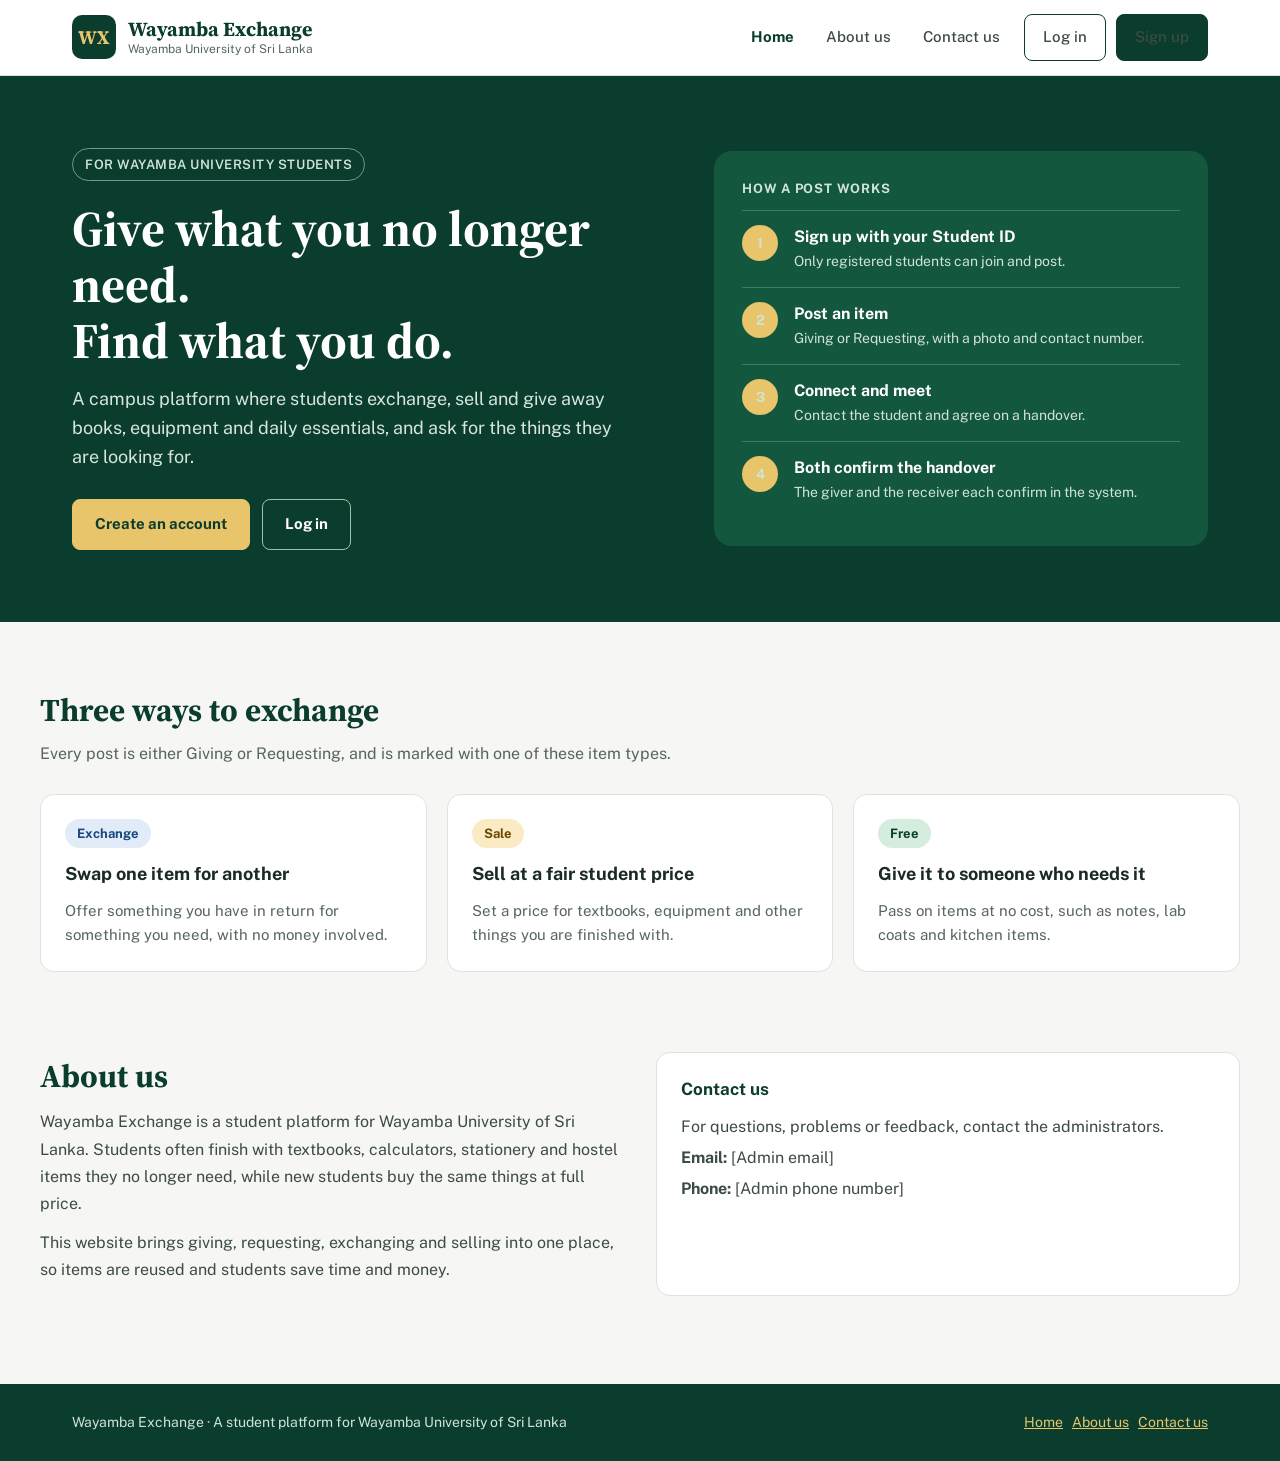
<file: index.html>
<!doctype html>
<html lang="en">
<head>
<meta charset="utf-8">
<meta name="viewport" content="width=device-width, initial-scale=1">
<title>Welcome | Wayamba Exchange</title>
<link rel="preconnect" href="https://fonts.googleapis.com">
<link href="https://fonts.googleapis.com/css2?family=Public+Sans:wght@400;500;600;700&amp;family=Source+Serif+4:wght@600;700&amp;display=swap" rel="stylesheet">
<link rel="stylesheet" href="assets/css/style.css">
</head>
<body>
<header id="site-header"></header>

<main>
  <section class="hero">
    <div class="wrap">
      <div class="hero-text">
        <span class="eyebrow">FOR WAYAMBA UNIVERSITY STUDENTS</span>
        <h1>Give what you no longer need.<br>Find what you do.</h1>
        <p>A campus platform where students exchange, sell and give away books, equipment and daily essentials, and ask for the things they are looking for.</p>
        <div class="hero-actions" id="hero-actions">
          <a class="btn btn-gold" href="signup.html">Create an account</a>
          <a class="btn btn-ghost-light" href="login.html">Log in</a>
        </div>
      </div>

      <div class="steps-card">
        <h2>How a post works</h2>
        <div class="step"><span class="step-n">1</span><div><strong>Sign up with your Student ID</strong><span>Only registered students can join and post.</span></div></div>
        <div class="step"><span class="step-n">2</span><div><strong>Post an item</strong><span>Giving or Requesting, with a photo and contact number.</span></div></div>
        <div class="step"><span class="step-n">3</span><div><strong>Connect and meet</strong><span>Contact the student and agree on a handover.</span></div></div>
        <div class="step"><span class="step-n">4</span><div><strong>Both confirm the handover</strong><span>The giver and the receiver each confirm in the system.</span></div></div>
      </div>
    </div>
  </section>

  <section class="section wrap">
    <h2>Three ways to exchange</h2>
    <p class="lead">Every post is either Giving or Requesting, and is marked with one of these item types.</p>
    <div class="cards">
      <div class="card"><span class="chip chip-exchange">Exchange</span><h3>Swap one item for another</h3><p>Offer something you have in return for something you need, with no money involved.</p></div>
      <div class="card"><span class="chip chip-sale">Sale</span><h3>Sell at a fair student price</h3><p>Set a price for textbooks, equipment and other things you are finished with.</p></div>
      <div class="card"><span class="chip chip-free">Free</span><h3>Give it to someone who needs it</h3><p>Pass on items at no cost, such as notes, lab coats and kitchen items.</p></div>
    </div>
  </section>

  <section class="section wrap" id="about">
    <div class="about">
      <div>
        <h2>About us</h2>
        <p>Wayamba Exchange is a student platform for Wayamba University of Sri Lanka. Students often finish with textbooks, calculators, stationery and hostel items they no longer need, while new students buy the same things at full price.</p>
        <p>This website brings giving, requesting, exchanging and selling into one place, so items are reused and students save time and money.</p>
      </div>
      <div class="contact-box" id="contact">
        <h3>Contact us</h3>
        <p>For questions, problems or feedback, contact the administrators.</p>
        <!-- Replace the two lines below with the real contact details -->
        <p><strong>Email:</strong> [Admin email]</p>
        <p><strong>Phone:</strong> [Admin phone number]</p>
      </div>
    </div>
  </section>
</main>

<footer id="site-footer"></footer>

<script src="assets/js/app.js"></script>
<script>
  WX.renderFooter();
  WX.me().then(function (me) {
    WX.renderHeader(me, 'home');
    if (me.logged_in) {
      document.getElementById('hero-actions').innerHTML =
        '<a class="btn btn-gold" href="' + me.home + '">Go to my account</a>';
    }
  }).catch(function () { WX.renderHeader(null, 'home'); });
</script>
</body>
</html>
</file>
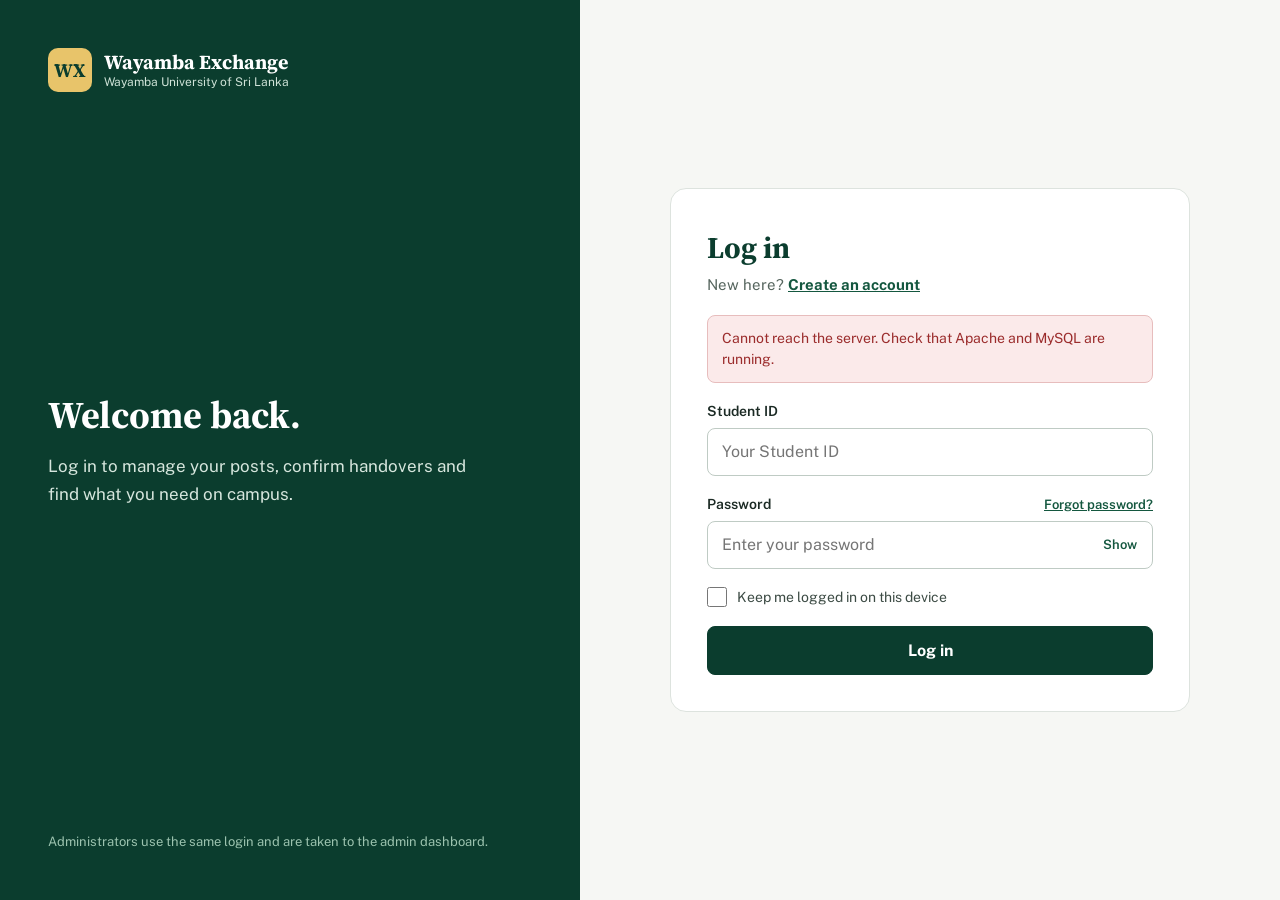
<file: admin.html>
<!doctype html>
<html lang="en">
<head>
<meta charset="utf-8">
<meta name="viewport" content="width=device-width, initial-scale=1">
<title>Admin dashboard | Wayamba Exchange</title>
<link rel="preconnect" href="https://fonts.googleapis.com">
<link href="https://fonts.googleapis.com/css2?family=Public+Sans:wght@400;500;600;700&amp;family=Source+Serif+4:wght@600;700&amp;display=swap" rel="stylesheet">
<link rel="stylesheet" href="assets/css/style.css">
</head>
<body>
<header id="site-header"></header>

<!-- Placeholder: the real admin dashboard is built in a later phase. -->
<main class="wrap">
  <div class="panel">
    <h1>Admin dashboard</h1>
    <p style="color:var(--muted);margin:0 0 20px" id="signed-in"></p>
    <div class="notice">Post management, user activity and removal of completed posts will be added in a later phase.</div>
  </div>
</main>

<footer id="site-footer"></footer>

<script src="assets/js/app.js"></script>
<script>
  WX.renderFooter();
  WX.me().then(function (me) {
    if (!me.logged_in) { location.replace('login.html'); return; }
    if (me.user.role !== 'admin') { location.replace('profile.html'); return; }
    WX.renderHeader(me, 'account');
    document.getElementById('signed-in').textContent = 'Signed in as ' + me.user.full_name + '.';
  }).catch(function () { location.replace('login.html'); });
</script>
</body>
</html>
</file>
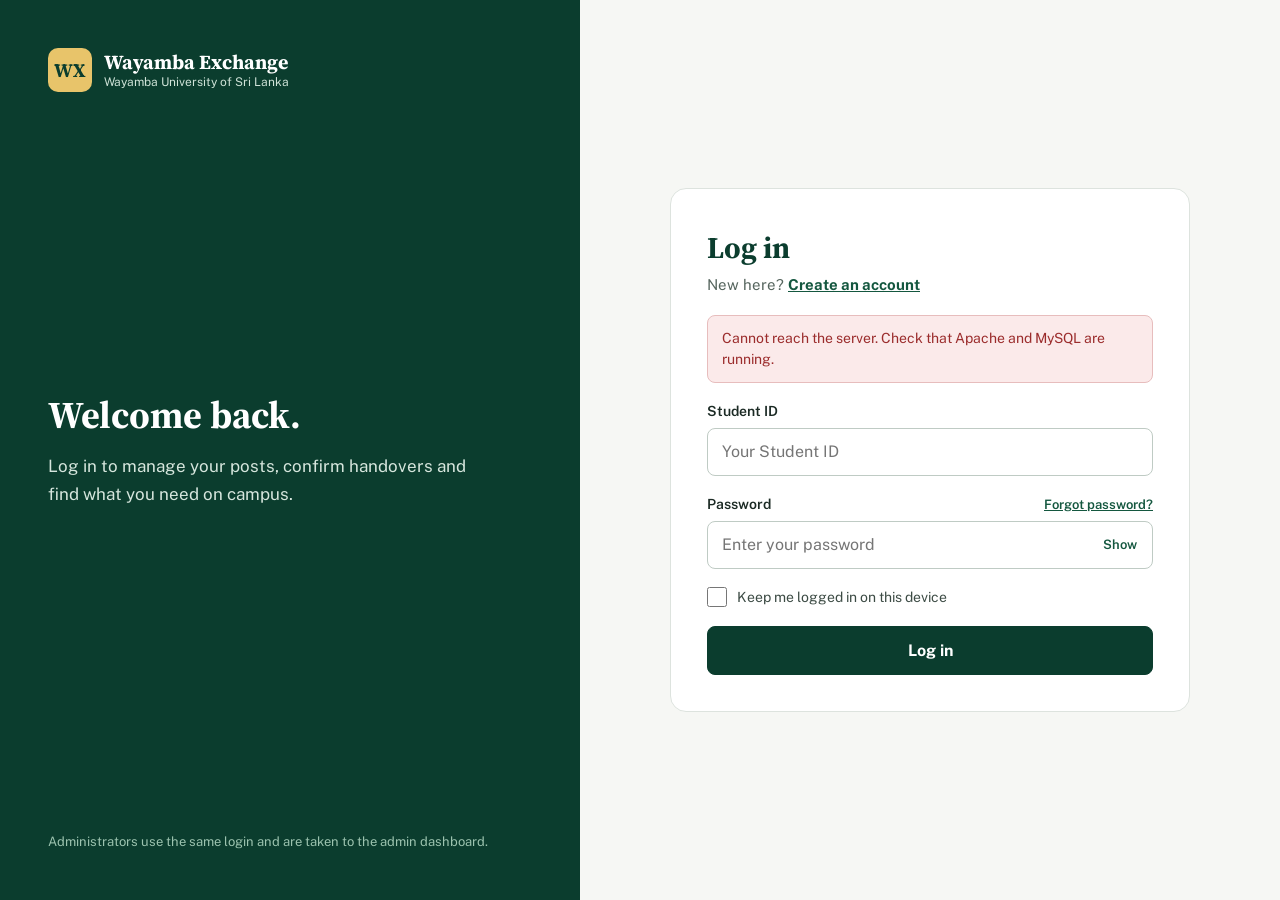
<file: login.html>
<!doctype html>
<html lang="en">
<head>
<meta charset="utf-8">
<meta name="viewport" content="width=device-width, initial-scale=1">
<title>Log in | Wayamba Exchange</title>
<link rel="preconnect" href="https://fonts.googleapis.com">
<link href="https://fonts.googleapis.com/css2?family=Public+Sans:wght@400;500;600;700&amp;family=Source+Serif+4:wght@600;700&amp;display=swap" rel="stylesheet">
<link rel="stylesheet" href="assets/css/style.css">
</head>
<body>
<div class="auth">
  <aside class="auth-aside">
    <a class="brand" href="index.html">
      <span class="brand-mark gold">WX</span>
      <span class="brand-text"><strong>Wayamba Exchange</strong><span>Wayamba University of Sri Lanka</span></span>
    </a>
    <div>
      <h1>Welcome back.</h1>
      <p>Log in to manage your posts, confirm handovers and find what you need on campus.</p>
    </div>
    <small>Administrators use the same login and are taken to the admin dashboard.</small>
  </aside>

  <main class="auth-main">
    <form class="form-card" id="login-form" novalidate>
      <div>
        <h2>Log in</h2>
        <p class="sub">New here? <a href="signup.html"><strong>Create an account</strong></a></p>
      </div>

      <div id="form-alert" hidden></div>

      <div class="field">
        <label for="student_id">Student ID</label>
        <input id="student_id" type="text" autocomplete="username" placeholder="Your Student ID" required>
      </div>

      <div class="field">
        <div class="label-row"><label for="password">Password</label><a href="index.html#contact">Forgot password?</a></div>
        <div class="pw-wrap">
          <input id="password" type="password" autocomplete="current-password" placeholder="Enter your password" required>
          <button type="button" class="pw-toggle" data-target="password">Show</button>
        </div>
      </div>

      <div class="check" style="align-items:center">
        <input id="remember" type="checkbox" style="margin:0">
        <label for="remember">Keep me logged in on this device</label>
      </div>

      <button class="btn btn-primary btn-block" type="submit" id="submit-btn">Log in</button>
    </form>
  </main>
</div>

<script src="assets/js/app.js"></script>
<script src="assets/js/login.js"></script>
</body>
</html>
</file>
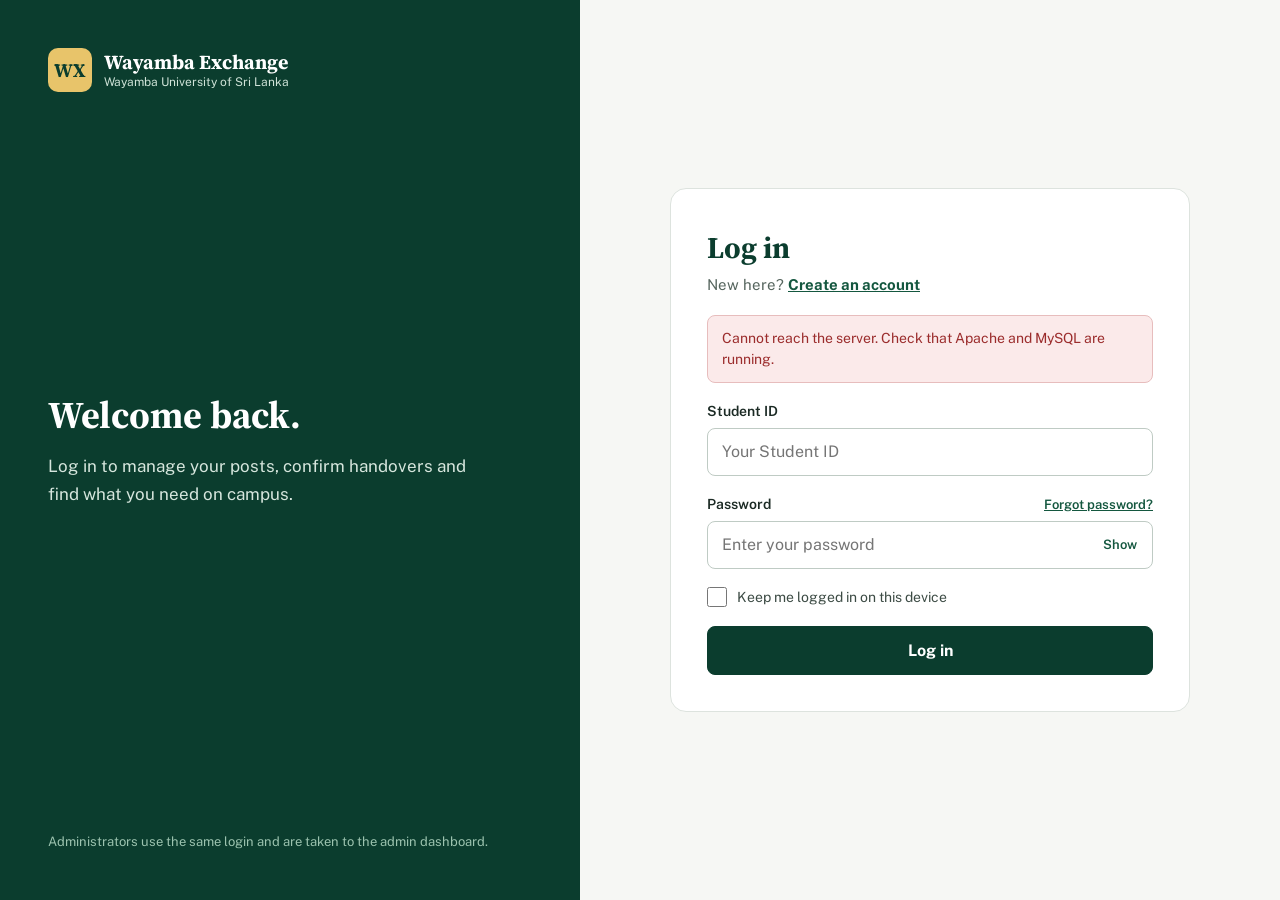
<file: profile.html>
<!doctype html>
<html lang="en">
<head>
<meta charset="utf-8">
<meta name="viewport" content="width=device-width, initial-scale=1">
<title>My profile | Wayamba Exchange</title>
<link rel="preconnect" href="https://fonts.googleapis.com">
<link href="https://fonts.googleapis.com/css2?family=Public+Sans:wght@400;500;600;700&amp;family=Source+Serif+4:wght@600;700&amp;display=swap" rel="stylesheet">
<link rel="stylesheet" href="assets/css/style.css">
</head>
<body>
<header id="site-header"></header>

<!-- Placeholder: the full student profile is built in a later phase. -->
<main class="wrap">
  <div class="panel">
    <h1 id="welcome">Loading...</h1>
    <p style="color:var(--muted);margin:0" id="role-line"></p>
    <dl>
      <dt>Student ID</dt><dd id="p-id"></dd>
      <dt>Faculty</dt><dd id="p-faculty"></dd>
      <dt>Contact number</dt><dd id="p-contact"></dd>
      <dt>Member since</dt><dd id="p-since"></dd>
    </dl>
    <div class="notice">Item posting, browsing and handover confirmation will be added in the next phases.</div>
  </div>
</main>

<footer id="site-footer"></footer>

<script src="assets/js/app.js"></script>
<script>
  WX.renderFooter();
  WX.me().then(function (me) {
    if (!me.logged_in) { location.replace('login.html'); return; }
    WX.renderHeader(me, 'account');
    var u = me.user;
    document.getElementById('welcome').textContent = 'Welcome, ' + u.full_name;
    document.getElementById('role-line').textContent = 'You are logged in as a ' + u.role + '.';
    document.getElementById('p-id').textContent = u.student_id;
    document.getElementById('p-faculty').textContent = u.faculty;
    document.getElementById('p-contact').textContent = u.contact;
    document.getElementById('p-since').textContent = String(u.created_at).slice(0, 10);
  }).catch(function () { location.replace('login.html'); });
</script>
</body>
</html>
</file>
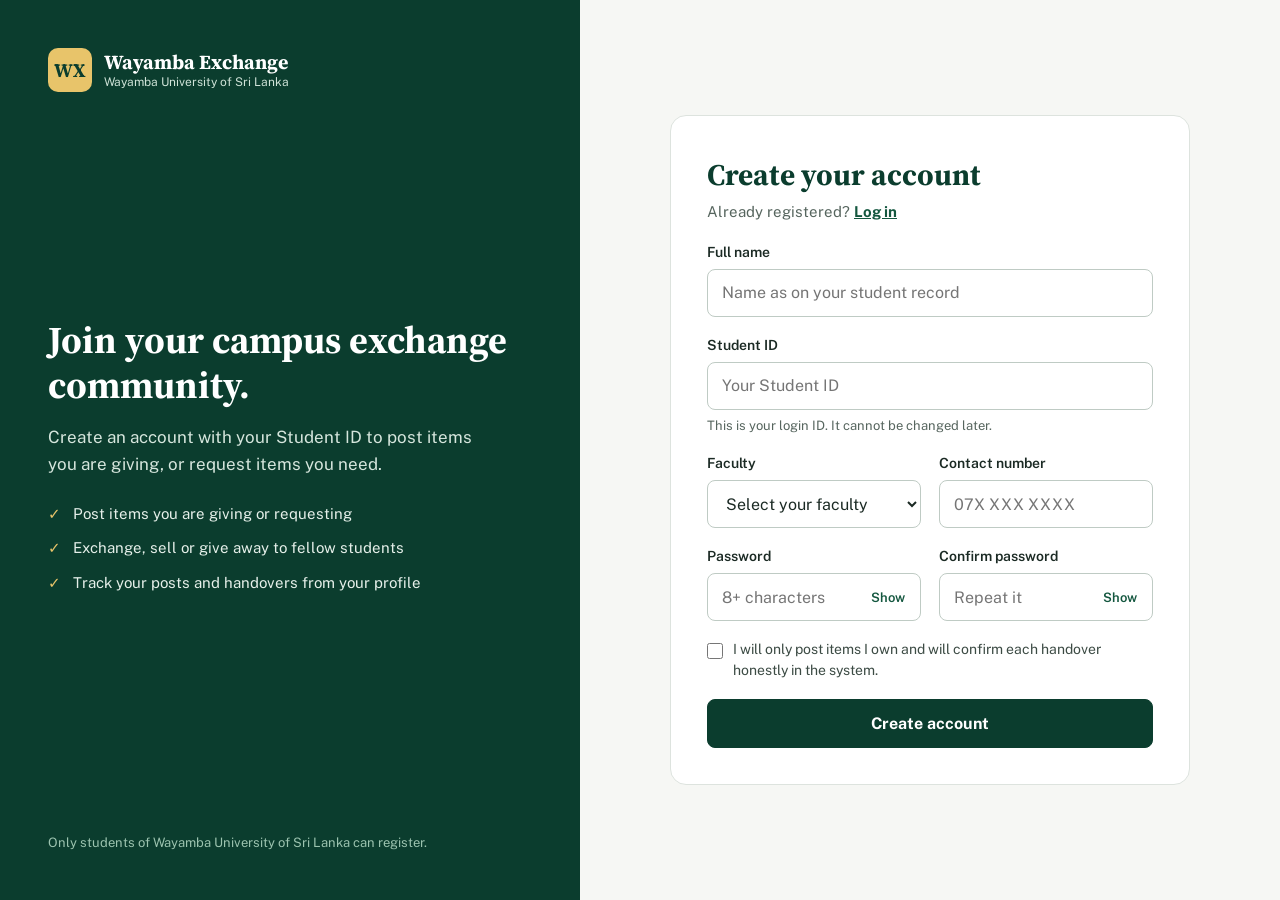
<file: signup.html>
<!doctype html>
<html lang="en">
<head>
<meta charset="utf-8">
<meta name="viewport" content="width=device-width, initial-scale=1">
<title>Sign up | Wayamba Exchange</title>
<link rel="preconnect" href="https://fonts.googleapis.com">
<link href="https://fonts.googleapis.com/css2?family=Public+Sans:wght@400;500;600;700&amp;family=Source+Serif+4:wght@600;700&amp;display=swap" rel="stylesheet">
<link rel="stylesheet" href="assets/css/style.css">
</head>
<body>
<div class="auth">
  <aside class="auth-aside">
    <a class="brand" href="index.html">
      <span class="brand-mark gold">WX</span>
      <span class="brand-text"><strong>Wayamba Exchange</strong><span>Wayamba University of Sri Lanka</span></span>
    </a>
    <div>
      <h1>Join your campus exchange community.</h1>
      <p>Create an account with your Student ID to post items you are giving, or request items you need.</p>
      <ul>
        <li>Post items you are giving or requesting</li>
        <li>Exchange, sell or give away to fellow students</li>
        <li>Track your posts and handovers from your profile</li>
      </ul>
    </div>
    <small>Only students of Wayamba University of Sri Lanka can register.</small>
  </aside>

  <main class="auth-main">
    <form class="form-card" id="signup-form" novalidate>
      <div>
        <h2>Create your account</h2>
        <p class="sub">Already registered? <a href="login.html"><strong>Log in</strong></a></p>
      </div>

      <div id="form-alert" hidden></div>

      <div class="field">
        <label for="full_name">Full name</label>
        <input id="full_name" type="text" autocomplete="name" placeholder="Name as on your student record" required>
      </div>

      <div class="field">
        <label for="student_id">Student ID</label>
        <input id="student_id" type="text" autocomplete="username" placeholder="Your Student ID" required>
        <span class="hint">This is your login ID. It cannot be changed later.</span>
      </div>

      <div class="row">
        <div class="field">
          <label for="faculty">Faculty</label>
          <select id="faculty" required>
            <option value="">Select your faculty</option>
            <option value="Faculty of Applied Sciences">Faculty of Applied Sciences</option>
            <option value="Faculty of Business Studies and Finance">Faculty of Business Studies and Finance</option>
            <option value="Faculty of Technology">Faculty of Technology</option>
            <option value="Faculty of Medicine">Faculty of Medicine</option>
            <option value="Faculty of Agriculture and Plantation Management">Faculty of Agriculture and Plantation Management</option>
            <option value="Faculty of Livestock, Fisheries, and Nutrition">Faculty of Livestock, Fisheries, and Nutrition</option>
          </select>
        </div>
        <div class="field">
          <label for="contact">Contact number</label>
          <input id="contact" type="tel" autocomplete="tel" placeholder="07X XXX XXXX" required>
        </div>
      </div>

      <div class="row">
        <div class="field">
          <label for="password">Password</label>
          <div class="pw-wrap">
            <input id="password" type="password" autocomplete="new-password" placeholder="8+ characters" required>
            <button type="button" class="pw-toggle" data-target="password">Show</button>
          </div>
        </div>
        <div class="field">
          <label for="password_confirm">Confirm password</label>
          <div class="pw-wrap">
            <input id="password_confirm" type="password" autocomplete="new-password" placeholder="Repeat it" required>
            <button type="button" class="pw-toggle" data-target="password_confirm">Show</button>
          </div>
        </div>
      </div>

      <div class="check">
        <input id="agree" type="checkbox">
        <label for="agree">I will only post items I own and will confirm each handover honestly in the system.</label>
      </div>
      <div class="field" id="agree-field" style="flex:0 0 auto"></div>

      <button class="btn btn-primary btn-block" type="submit" id="submit-btn">Create account</button>
    </form>
  </main>
</div>

<script src="assets/js/app.js"></script>
<script src="assets/js/signup.js"></script>
</body>
</html>
</file>
<file: assets/css/style.css>
/* Wayamba Exchange - shared styles */
:root{
  --green-900:#0B3D2E; --green-700:#14573F; --green-100:#EEF5F1; --green-200:#CFE3D8;
  --gold:#E8C46A; --ink:#1B2A24; --muted:#56655E; --line:#DDE3DE; --line-strong:#BFCBC4;
  --bg:#F6F7F4; --white:#fff; --danger:#9B2C2C; --danger-bg:#FBEAEA; --ok-bg:#D5EDDF;
  --sans:'Public Sans',system-ui,-apple-system,'Segoe UI',Arial,sans-serif;
  --serif:'Source Serif 4',Georgia,'Times New Roman',serif;
}
*{box-sizing:border-box}
body{margin:0;font-family:var(--sans);color:var(--ink);background:var(--bg);line-height:1.5}
a{color:var(--green-700)} a:hover{color:var(--green-900)}
h1,h2,h3{font-family:var(--serif);color:var(--green-900);margin:0}
.wrap{max-width:1200px;margin:0 auto;padding:0 32px}
:focus-visible{outline:3px solid var(--gold);outline-offset:2px}

/* Buttons */
.btn{display:inline-block;padding:13px 22px;border-radius:8px;font-weight:700;font-size:15px;text-decoration:none;border:1.5px solid var(--green-900);cursor:pointer;font-family:inherit;text-align:center}
.btn-primary{background:var(--green-900);color:#fff}
.btn-primary:hover{background:var(--green-700);color:#fff}
.btn-outline{background:transparent;color:var(--green-900)}
.btn-outline:hover{background:var(--green-100)}
.btn-gold{background:var(--gold);border-color:var(--gold);color:var(--green-900)}
.btn-ghost-light{border-color:#9CC3AF;color:#fff}
.btn-block{display:block;width:100%;font-size:16px;padding:14px}

/* Header */
.site-header{background:#fff;border-bottom:1px solid var(--line)}
.site-header .wrap{display:flex;flex-wrap:wrap;align-items:center;gap:12px 32px;padding-top:14px;padding-bottom:14px}
.brand{display:flex;align-items:center;gap:12px;text-decoration:none;color:var(--green-900)}
.brand-mark{width:44px;height:44px;border-radius:10px;background:var(--green-900);color:var(--gold);display:flex;align-items:center;justify-content:center;font-family:var(--serif);font-weight:700;font-size:19px}
.brand-mark.gold{background:var(--gold);color:var(--green-900)}
.brand-text{display:flex;flex-direction:column;line-height:1.25}
.brand-text strong{font-family:var(--serif);font-size:20px}
.brand-text span{font-size:12px;color:var(--muted)}
.nav{display:flex;flex-wrap:wrap;gap:4px;margin-left:auto;align-items:center}
.nav a{padding:12px 14px;font-weight:500;font-size:15px;color:#3C4B44;text-decoration:none}
.nav a.active{font-weight:700;color:var(--green-900)}
.nav .btn{padding:11px 18px;margin-left:6px}
.nav form{margin:0}

/* Welcome page */
.hero{background:var(--green-900);color:#fff}
.hero .wrap{display:flex;flex-wrap:wrap;gap:48px;align-items:center;padding-top:72px;padding-bottom:72px}
.hero-text{flex:1 1 480px;min-width:0}
.eyebrow{display:inline-block;padding:6px 12px;border:1px solid #6E9C87;border-radius:999px;font-size:13px;font-weight:600;color:var(--green-200);letter-spacing:.04em}
.hero h1{color:#fff;font-size:50px;line-height:1.12;margin:20px 0 16px}
.hero p{font-size:18px;line-height:1.6;color:#D6E6DD;margin:0 0 28px;max-width:540px}
.hero-actions{display:flex;flex-wrap:wrap;gap:12px}
.steps-card{flex:1 1 380px;min-width:0;background:var(--green-700);border-radius:18px;padding:28px}
.steps-card h2{font-family:var(--sans);font-size:13px;letter-spacing:.06em;color:var(--green-200);margin-bottom:12px;text-transform:uppercase}
.step{display:flex;gap:16px;padding:14px 0;border-top:1px solid #3F7B63}
.step-n{flex:0 0 36px;height:36px;border-radius:50%;background:var(--gold);color:var(--green-900);font-weight:700;display:flex;align-items:center;justify-content:center}
.step strong{display:block;font-size:16px}
.step span{font-size:14px;line-height:1.5;color:var(--green-200)}
.section{padding:64px 0 16px}
.section h2{font-size:32px;margin-bottom:8px}
.section .lead{margin:0 0 28px;color:var(--muted);font-size:16px}
.cards{display:grid;grid-template-columns:repeat(auto-fit,minmax(260px,1fr));gap:20px}
.card{background:#fff;border:1px solid var(--line);border-radius:14px;padding:24px;display:flex;flex-direction:column;gap:12px}
.card h3{font-family:var(--sans);font-size:18px;color:var(--ink)}
.card p{margin:0;font-size:15px;line-height:1.6;color:var(--muted)}
.chip{align-self:flex-start;padding:5px 12px;border-radius:999px;font-weight:700;font-size:13px}
.chip-exchange{background:#E1ECF8;color:#17497F}
.chip-sale{background:#FBEBC4;color:#6B4700}
.chip-free{background:var(--ok-bg);color:var(--green-900)}
.about{display:flex;flex-wrap:wrap;gap:32px;padding-bottom:72px}
.about>div{flex:1 1 360px;min-width:0}
.about p{font-size:16px;line-height:1.7;color:#3C4B44;margin:0 0 12px}
.contact-box{background:#fff;border:1px solid var(--line);border-radius:14px;padding:24px}
.contact-box h3{font-family:var(--sans);font-size:17px;margin-bottom:10px}
.contact-box p{margin:4px 0}
.site-footer{background:var(--green-900);color:var(--green-200);font-size:14px}
.site-footer .wrap{display:flex;flex-wrap:wrap;gap:12px 32px;justify-content:space-between;padding-top:28px;padding-bottom:28px}
.site-footer a{color:var(--gold)}

/* Sign up / Log in pages */
.auth{min-height:100vh;display:flex;flex-wrap:wrap}
.auth-aside{flex:1 1 420px;min-width:0;background:var(--green-900);color:#fff;padding:48px;display:flex;flex-direction:column;justify-content:space-between;gap:40px}
.auth-aside .brand{color:#fff}
.auth-aside .brand-text span{color:var(--green-200)}
.auth-aside h1{color:#fff;font-size:38px;line-height:1.18;margin:0 0 16px}
.auth-aside p{font-size:17px;line-height:1.6;color:#D6E6DD;margin:0 0 24px;max-width:440px}
.auth-aside ul{list-style:none;margin:0;padding:0}
.auth-aside li{display:flex;gap:12px;margin-bottom:12px;font-size:15px;color:#E6F0EA}
.auth-aside li:before{content:"\2713";color:var(--gold);font-weight:700}
.auth-aside small{font-size:13px;color:#9CC3AF}
.auth-main{flex:1 1 540px;min-width:0;display:flex;align-items:center;justify-content:center;padding:40px 24px}
.form-card{width:100%;max-width:520px;background:#fff;border:1px solid var(--line);border-radius:16px;padding:36px;display:flex;flex-direction:column;gap:18px}
.form-card h2{font-size:30px;margin-bottom:4px}
.form-card .sub{margin:0;color:var(--muted);font-size:15px}
.row{display:flex;flex-wrap:wrap;gap:18px}
.form-card>.field{flex:0 0 auto}
.field{flex:1 1 200px;display:flex;flex-direction:column;gap:6px;min-width:0}
.field label{font-weight:600;font-size:14px}
.field input,.field select{height:48px;padding:0 14px;border:1.5px solid var(--line-strong);border-radius:8px;font-size:16px;font-family:inherit;background:#fff;color:var(--ink);width:100%}
.field input:focus,.field select:focus{outline:3px solid var(--gold);outline-offset:1px;border-color:var(--green-900)}
.field .hint{font-size:13px;color:var(--muted)}
.field .error-text{font-size:13px;color:var(--danger);font-weight:600}
.field.invalid input,.field.invalid select{border-color:var(--danger)}
.pw-wrap{position:relative}
.pw-wrap input{padding-right:70px}
.pw-toggle{position:absolute;right:6px;top:6px;height:36px;padding:0 10px;border:0;background:transparent;color:var(--green-700);font-weight:600;font-size:13px;cursor:pointer;font-family:inherit}
.check{display:flex;gap:10px;align-items:flex-start;font-size:14px;line-height:1.5;color:#3C4B44}
.check input{width:20px;height:20px;margin:2px 0 0;accent-color:var(--green-900)}
.alert{padding:12px 14px;border-radius:8px;font-size:14px;line-height:1.5}
.alert-error{background:var(--danger-bg);color:var(--danger);border:1px solid #E7BDBD}
.alert-ok{background:var(--ok-bg);color:var(--green-900);border:1px solid #A9D6BC}
.alert ul{margin:6px 0 0;padding-left:18px}
.label-row{display:flex;justify-content:space-between;align-items:baseline}
.label-row a{font-size:13px;font-weight:600}

/* Simple placeholder pages */
.panel{background:#fff;border:1px solid var(--line);border-radius:16px;padding:32px;margin:40px 0}
.panel h1{font-size:30px;margin-bottom:8px}
.panel dl{display:grid;grid-template-columns:160px 1fr;gap:10px 16px;margin:20px 0}
.panel dt{color:var(--muted)} .panel dd{margin:0;font-weight:600}
.notice{background:var(--green-100);border:1px solid var(--green-200);border-radius:10px;padding:14px 16px;color:#2E4A3E;font-size:15px}

@media (max-width:640px){
  .wrap{padding:0 20px}
  .hero h1{font-size:36px}
  .auth-aside{padding:32px 24px}
  .form-card{padding:24px}
}

/* Hidden elements stay hidden, empty field holders take no space */
[hidden]{display:none !important}
.field:empty{display:none}
</file>
